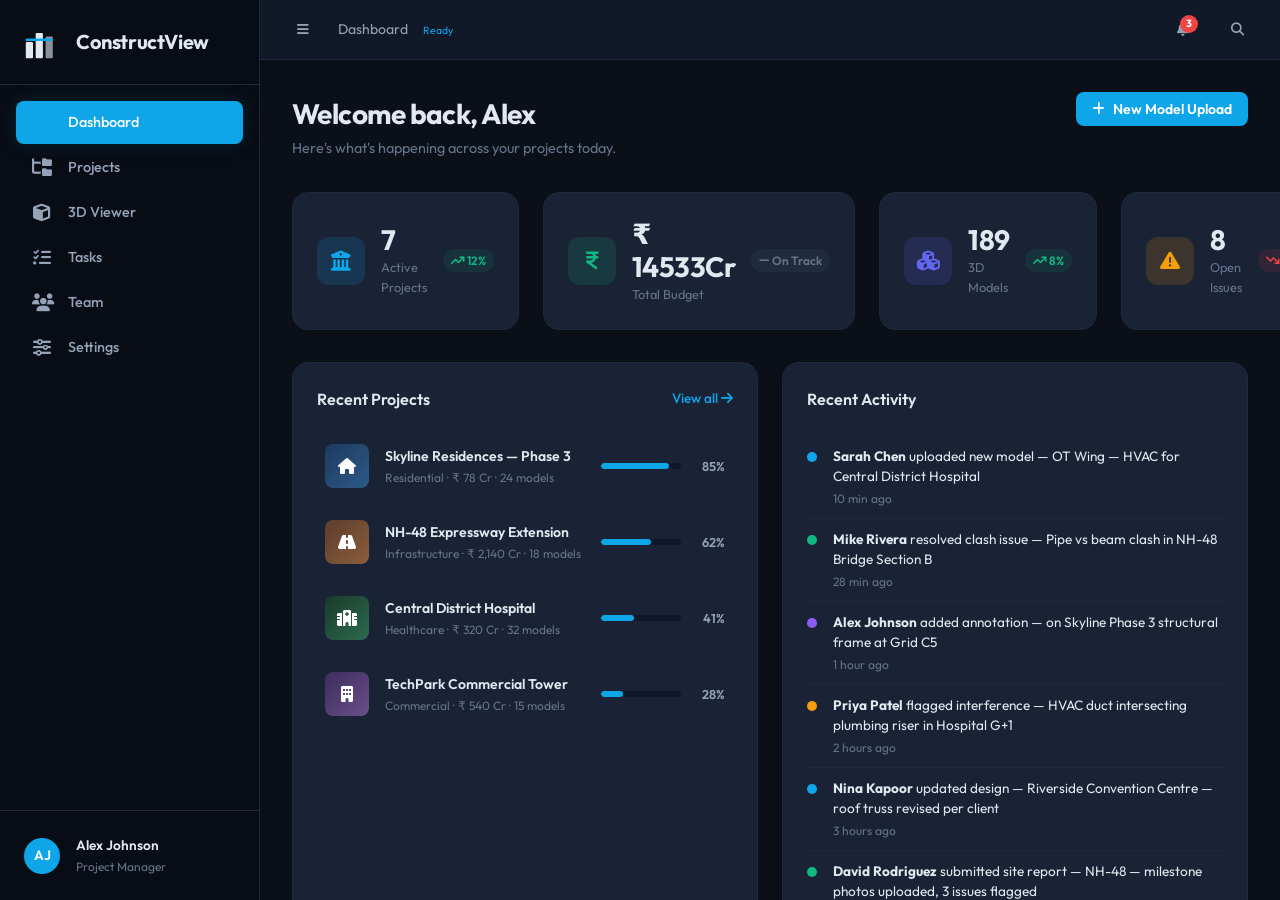
<file: index.html>
<!DOCTYPE html>
<html lang="en" data-theme="default">
<head>
  <meta charset="UTF-8">
  <meta name="viewport" content="width=device-width, initial-scale=1.0">
  <title>ConstructView — Civil 3D Platform</title>
  <link rel="stylesheet" href="css/style.css">
  <link rel="preconnect" href="https://fonts.googleapis.com">
  <link href="https://fonts.googleapis.com/css2?family=Outfit:wght@300;400;500;600;700;800&family=JetBrains+Mono:wght@400;500&display=swap" rel="stylesheet">
  <link rel="stylesheet" href="https://cdnjs.cloudflare.com/ajax/libs/font-awesome/6.5.1/css/all.min.css">
</head>
<body>
  <div class="app-shell">
    <!-- Sidebar -->
    <aside class="sidebar" id="sidebar">
      <div class="sidebar-brand">
        <div class="brand-icon">
          <svg viewBox="0 0 40 40" fill="none">
            <rect x="2" y="20" width="8" height="18" rx="1" fill="currentColor"/>
            <rect x="13" y="10" width="8" height="28" rx="1" fill="currentColor"/>
            <rect x="24" y="14" width="8" height="24" rx="1" fill="currentColor" opacity="0.6"/>
            <rect x="2" y="16" width="30" height="3" rx="1" fill="var(--color-accent)"/>
          </svg>
        </div>
        <span class="brand-name" id="brandName">ConstructView</span>
      </div>

      <nav class="sidebar-nav">
        <a href="index.html" class="nav-item active">
          <i class="fa-solid fa-grid-2"></i>
          <span>Dashboard</span>
        </a>
        <a href="projects.html" class="nav-item">
          <i class="fa-solid fa-folder-tree"></i>
          <span>Projects</span>
        </a>
        <a href="viewer.html" class="nav-item">
          <i class="fa-solid fa-cube"></i>
          <span>3D Viewer</span>
        </a>
        <a href="tasks.html" class="nav-item">
          <i class="fa-solid fa-list-check"></i>
          <span>Tasks</span>
        </a>
        <a href="team.html" class="nav-item">
          <i class="fa-solid fa-users"></i>
          <span>Team</span>
        </a>
        <a href="settings.html" class="nav-item">
          <i class="fa-solid fa-sliders"></i>
          <span>Settings</span>
        </a>
      </nav>

      <div class="sidebar-footer">
        <div class="user-badge">
          <div class="avatar">AJ</div>
          <div class="user-info">
            <span class="user-name">Alex Johnson</span>
            <span class="user-role" id="userRoleDisplay">Project Manager</span>
          </div>
        </div>
      </div>
    </aside>

    <!-- Main content -->
    <main class="main-content">
      <!-- Top bar -->
      <header class="topbar">
        <div class="topbar-left">
          <button class="btn-icon" id="sidebarToggle" aria-label="Toggle sidebar">
            <i class="fa-solid fa-bars"></i>
          </button>
          <div class="breadcrumb">
            <span>Dashboard</span>
            <span id="topBarStatus" style="font-size:0.65rem;color:var(--color-text-muted);margin-left:12px;"></span>
          </div>
        </div>
        <div class="topbar-right">
          <button class="btn-icon has-badge" aria-label="Notifications">
            <i class="fa-solid fa-bell"></i>
            <span class="badge">3</span>
          </button>
          <button class="btn-icon" aria-label="Search">
            <i class="fa-solid fa-magnifying-glass"></i>
          </button>
        </div>
      </header>

      <!-- Page content -->
      <div class="page-content">
        <div class="page-header">
          <div>
            <h1>Welcome back, Alex</h1>
            <p class="text-muted">Here's what's happening across your projects today.</p>
          </div>
          <div class="header-actions">
            <button class="btn btn-accent" onclick="location.href='viewer.html'">
              <i class="fa-solid fa-plus"></i> New Model Upload
            </button>
          </div>
        </div>

        <!-- Stats cards -->
        <div class="stats-grid">
          <div class="stat-card">
            <div class="stat-icon" style="--stat-color: var(--color-accent)">
              <i class="fa-solid fa-building-columns"></i>
            </div>
            <div class="stat-body">
              <span class="stat-value" id="statProjects">0</span>
              <span class="stat-label">Active Projects</span>
            </div>
            <div class="stat-trend up">
              <i class="fa-solid fa-arrow-trend-up"></i> 12%
            </div>
          </div>
          <div class="stat-card">
            <div class="stat-icon" style="--stat-color: #10b981">
              <i class="fa-solid fa-indian-rupee-sign"></i>
            </div>
            <div class="stat-body">
              <span class="stat-value" id="statBudget">₹ 0Cr</span>
              <span class="stat-label">Total Budget</span>
            </div>
            <div class="stat-trend neutral">
              <i class="fa-solid fa-minus"></i> On Track
            </div>
          </div>
          <div class="stat-card">
            <div class="stat-icon" style="--stat-color: #6366f1">
              <i class="fa-solid fa-cubes"></i>
            </div>
            <div class="stat-body">
              <span class="stat-value" id="statModels">0</span>
              <span class="stat-label">3D Models</span>
            </div>
            <div class="stat-trend up">
              <i class="fa-solid fa-arrow-trend-up"></i> 8%
            </div>
          </div>
          <div class="stat-card">
            <div class="stat-icon" style="--stat-color: #f59e0b">
              <i class="fa-solid fa-triangle-exclamation"></i>
            </div>
            <div class="stat-body">
              <span class="stat-value" id="statIssues">0</span>
              <span class="stat-label">Open Issues</span>
            </div>
            <div class="stat-trend down">
              <i class="fa-solid fa-arrow-trend-down"></i> 5%
            </div>
          </div>
        </div>

        <!-- Two-column layout -->
        <div class="content-grid">
          <!-- Recent projects -->
          <div class="card">
            <div class="card-header">
              <h3>Recent Projects</h3>
              <a href="projects.html" class="link">View all <i class="fa-solid fa-arrow-right"></i></a>
            </div>
            <div class="project-list" id="recentProjects">
              <div class="project-row">
                <div class="project-thumb" style="background: linear-gradient(135deg, #1e3a5f, #2d5a87)"><i class="fa-solid fa-house"></i></div>
                <div class="project-info">
                  <span class="project-name">Skyline Residences — Phase 3</span>
                  <span class="project-meta">Residential · 85% complete · 24 models</span>
                </div>
                <div class="project-progress">
                  <div class="progress-bar"><div class="progress-fill" style="width:85%"></div></div>
                  <span>85%</span>
                </div>
              </div>
              <div class="project-row">
                <div class="project-thumb" style="background: linear-gradient(135deg, #5c3d2e, #8b5e3c)"><i class="fa-solid fa-road"></i></div>
                <div class="project-info">
                  <span class="project-name">NH-48 Expressway Extension</span>
                  <span class="project-meta">Infrastructure · 62% complete · 18 models</span>
                </div>
                <div class="project-progress">
                  <div class="progress-bar"><div class="progress-fill" style="width:62%"></div></div>
                  <span>62%</span>
                </div>
              </div>
              <div class="project-row">
                <div class="project-thumb" style="background: linear-gradient(135deg, #1a3a2a, #2d6b4f)"><i class="fa-solid fa-hospital"></i></div>
                <div class="project-info">
                  <span class="project-name">Central District Hospital</span>
                  <span class="project-meta">Healthcare · 41% complete · 32 models</span>
                </div>
                <div class="project-progress">
                  <div class="progress-bar"><div class="progress-fill" style="width:41%"></div></div>
                  <span>41%</span>
                </div>
              </div>
            </div>
          </div>

          <!-- Activity feed -->
          <div class="card">
            <div class="card-header">
              <h3>Recent Activity</h3>
            </div>
            <div class="activity-feed" id="activityFeed">
              <div class="activity-item">
                <div class="activity-dot accent"></div>
                <div class="activity-body">
                  <span class="activity-text"><strong>Sarah Chen</strong> uploaded new hospital MEP model</span>
                  <span class="activity-time">10 min ago</span>
                </div>
              </div>
              <div class="activity-item">
                <div class="activity-dot green"></div>
                <div class="activity-body">
                  <span class="activity-text"><strong>Mike Rivera</strong> resolved clash detection issue on NH-48</span>
                  <span class="activity-time">28 min ago</span>
                </div>
              </div>
              <div class="activity-item">
                <div class="activity-dot purple"></div>
                <div class="activity-body">
                  <span class="activity-text"><strong>Alex Johnson</strong> added annotation on Phase 3 structural</span>
                  <span class="activity-time">1 hour ago</span>
                </div>
              </div>
              <div class="activity-item">
                <div class="activity-dot amber"></div>
                <div class="activity-body">
                  <span class="activity-text"><strong>Priya Patel</strong> flagged interference in plumbing layer</span>
                  <span class="activity-time">3 hours ago</span>
                </div>
              </div>
              <div class="activity-item">
                <div class="activity-dot accent"></div>
                <div class="activity-body">
                  <span class="activity-text"><strong>Auto-sync</strong> completed for 3 project repositories</span>
                  <span class="activity-time">5 hours ago</span>
                </div>
              </div>
            </div>
          </div>
        </div>

        <!-- Project type distribution -->
        <div class="card" style="margin-top: 1.5rem;">
          <div class="card-header">
            <h3>Project Distribution</h3>
          </div>
          <div class="type-distribution" id="typeDistribution">
            <!-- Rendered by JS -->
          </div>
        </div>
      </div>
    </main>
  </div>

  <script src="js/data.js"></script>
  <script src="js/app.js"></script>
</body>
</html>
</file>
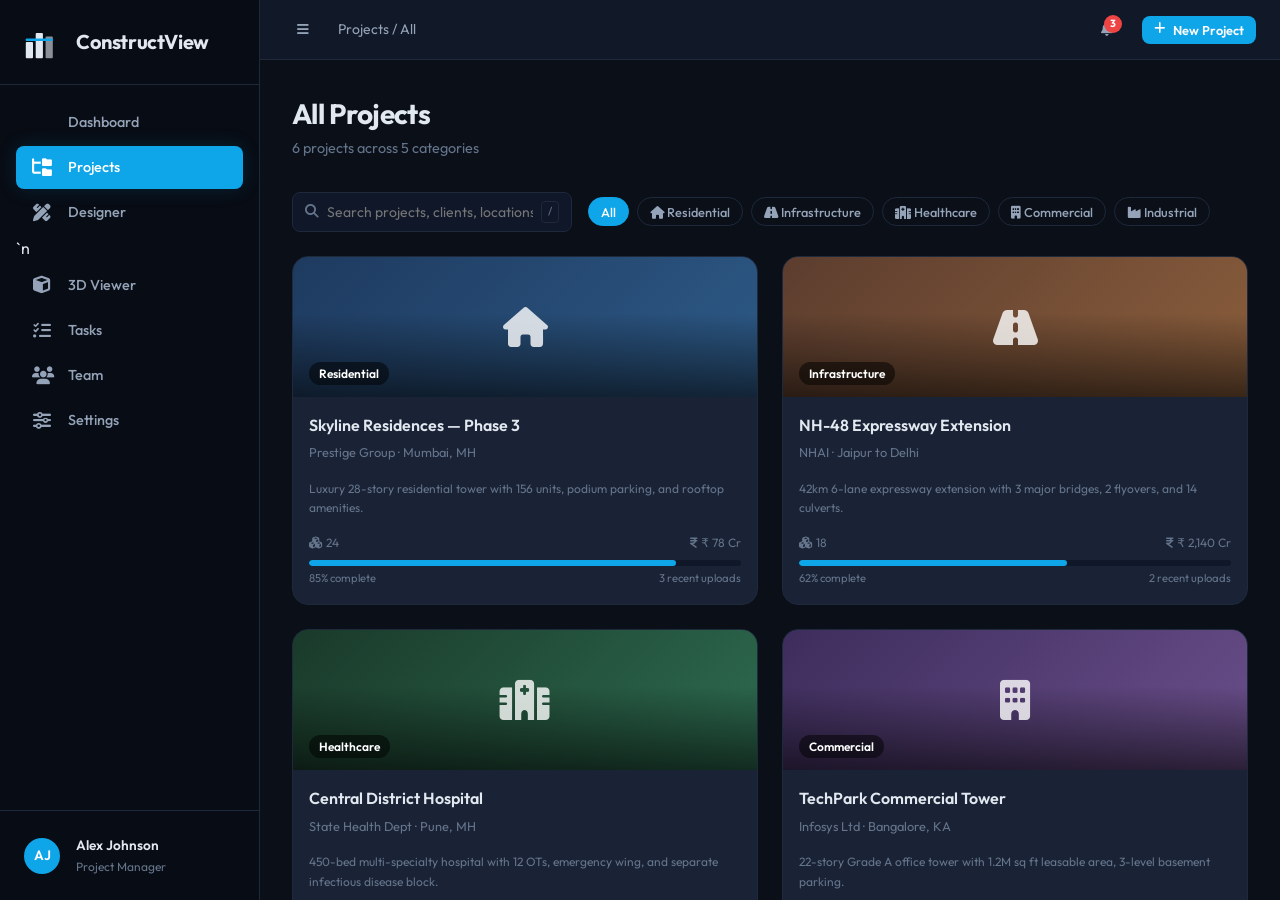
<file: projects.html>
<!DOCTYPE html>
<html lang="en" data-theme="default">
<head>
  <meta charset="UTF-8">
  <meta name="viewport" content="width=device-width, initial-scale=1.0">
  <title>Projects — ConstructView</title>
  <link rel="stylesheet" href="css/style.css">
  <link rel="preconnect" href="https://fonts.googleapis.com">
  <link href="https://fonts.googleapis.com/css2?family=Outfit:wght@300;400;500;600;700;800&family=JetBrains+Mono:wght@400;500&display=swap" rel="stylesheet">
  <link rel="stylesheet" href="https://cdnjs.cloudflare.com/ajax/libs/font-awesome/6.5.1/css/all.min.css">
</head>
<body>
  <div class="app-shell">
    <aside class="sidebar" id="sidebar">
      <div class="sidebar-brand">
        <div class="brand-icon">
          <svg viewBox="0 0 40 40" fill="none">
            <rect x="2" y="20" width="8" height="18" rx="1" fill="currentColor"/>
            <rect x="13" y="10" width="8" height="28" rx="1" fill="currentColor"/>
            <rect x="24" y="14" width="8" height="24" rx="1" fill="currentColor" opacity="0.6"/>
            <rect x="2" y="16" width="30" height="3" rx="1" fill="var(--color-accent)"/>
          </svg>
        </div>
        <span class="brand-name" id="brandName">ConstructView</span>
      </div>
      <nav class="sidebar-nav">
        <a href="index.html" class="nav-item"><i class="fa-solid fa-grid-2"></i><span>Dashboard</span></a>
        <a href="projects.html" class="nav-item active"><i class="fa-solid fa-folder-tree"></i><span>Projects</span></a>
        <a href="designer.html" class="nav-item"><i class="fa-solid fa-pen-ruler"></i><span>Designer</span></a>`n        <a href="viewer.html" class="nav-item"><i class="fa-solid fa-cube"></i><span>3D Viewer</span></a>
        <a href="tasks.html" class="nav-item"><i class="fa-solid fa-list-check"></i><span>Tasks</span></a>
        <a href="team.html" class="nav-item"><i class="fa-solid fa-users"></i><span>Team</span></a>
        <a href="settings.html" class="nav-item"><i class="fa-solid fa-sliders"></i><span>Settings</span></a>
      </nav>
      <div class="sidebar-footer">
        <div class="user-badge">
          <div class="avatar">AJ</div>
          <div class="user-info">
            <span class="user-name">Alex Johnson</span>
            <span class="user-role">Project Manager</span>
          </div>
        </div>
      </div>
    </aside>

    <main class="main-content">
      <header class="topbar">
        <div class="topbar-left">
          <button class="btn-icon" id="sidebarToggle" aria-label="Toggle sidebar"><i class="fa-solid fa-bars"></i></button>
          <div class="breadcrumb"><span>Projects</span> / <span>All</span></div>
        </div>
        <div class="topbar-right">
          <button class="btn-icon has-badge"><i class="fa-solid fa-bell"></i><span class="badge">3</span></button>
          <button class="btn btn-accent btn-sm"><i class="fa-solid fa-plus"></i> New Project</button>
        </div>
      </header>

      <div class="page-content">
        <div class="page-header">
          <div>
            <h1>All Projects</h1>
            <p class="text-muted">6 projects across 5 categories</p>
          </div>
        </div>

        <div class="filter-bar">
          <div class="search-input" id="projectSearch">
            <i class="fa-solid fa-magnifying-glass"></i>
            <input type="text" placeholder="Search projects, clients, locations...">
            <span style="font-size:0.7rem;color:var(--color-text-muted);border:1px solid var(--color-border);padding:1px 6px;border-radius:4px;">/</span>
          </div>
          <div class="filter-chips">
            <button class="chip active" data-filter="all">All</button>
            <button class="chip" data-filter="residential"><i class="fa-solid fa-house"></i> Residential</button>
            <button class="chip" data-filter="infrastructure"><i class="fa-solid fa-road"></i> Infrastructure</button>
            <button class="chip" data-filter="healthcare"><i class="fa-solid fa-hospital"></i> Healthcare</button>
            <button class="chip" data-filter="commercial"><i class="fa-solid fa-building"></i> Commercial</button>
            <button class="chip" data-filter="industrial"><i class="fa-solid fa-industry"></i> Industrial</button>
          </div>
        </div>

        <div class="project-grid" id="projectsGrid">
          <!-- Rendered by JS -->
        </div>
      </div>
    </main>
  </div>

  <script src="js/data.js"></script>
  <script src="js/app.js"></script>
</body>
</html>
</file>
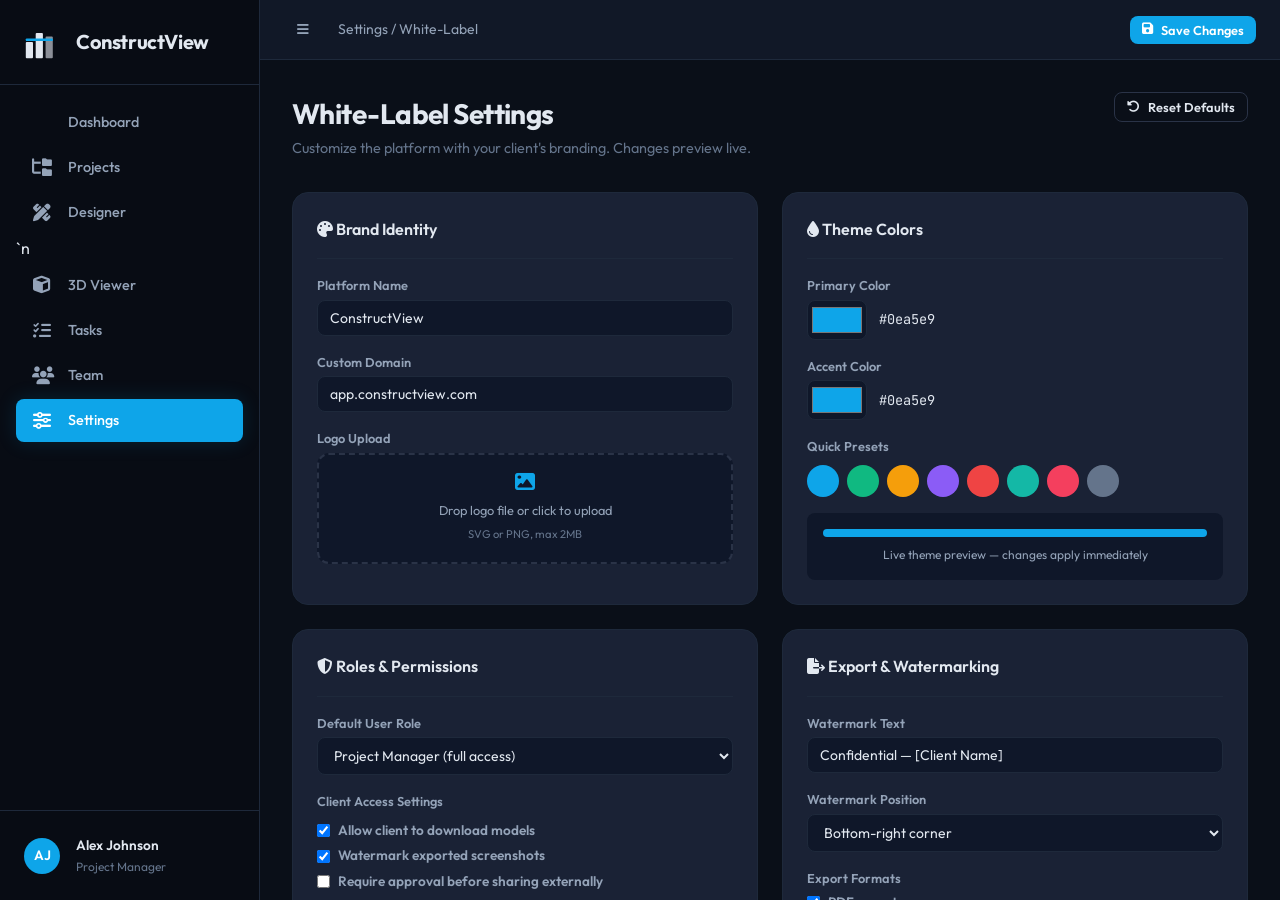
<file: settings.html>
<!DOCTYPE html>
<html lang="en" data-theme="default">
<head>
  <meta charset="UTF-8">
  <meta name="viewport" content="width=device-width, initial-scale=1.0">
  <title>Settings — ConstructView</title>
  <link rel="stylesheet" href="css/style.css">
  <link rel="preconnect" href="https://fonts.googleapis.com">
  <link href="https://fonts.googleapis.com/css2?family=Outfit:wght@300;400;500;600;700;800&family=JetBrains+Mono:wght@400;500&display=swap" rel="stylesheet">
  <link rel="stylesheet" href="https://cdnjs.cloudflare.com/ajax/libs/font-awesome/6.5.1/css/all.min.css">
</head>
<body>
  <div class="app-shell">
    <aside class="sidebar" id="sidebar">
      <div class="sidebar-brand">
        <div class="brand-icon">
          <svg viewBox="0 0 40 40" fill="none">
            <rect x="2" y="20" width="8" height="18" rx="1" fill="currentColor"/>
            <rect x="13" y="10" width="8" height="28" rx="1" fill="currentColor"/>
            <rect x="24" y="14" width="8" height="24" rx="1" fill="currentColor" opacity="0.6"/>
            <rect x="2" y="16" width="30" height="3" rx="1" fill="var(--color-accent)"/>
          </svg>
        </div>
        <span class="brand-name" id="brandName">ConstructView</span>
      </div>
      <nav class="sidebar-nav">
        <a href="index.html" class="nav-item"><i class="fa-solid fa-grid-2"></i><span>Dashboard</span></a>
        <a href="projects.html" class="nav-item"><i class="fa-solid fa-folder-tree"></i><span>Projects</span></a>
        <a href="designer.html" class="nav-item"><i class="fa-solid fa-pen-ruler"></i><span>Designer</span></a>`n        <a href="viewer.html" class="nav-item"><i class="fa-solid fa-cube"></i><span>3D Viewer</span></a>
        <a href="tasks.html" class="nav-item"><i class="fa-solid fa-list-check"></i><span>Tasks</span></a>
        <a href="team.html" class="nav-item"><i class="fa-solid fa-users"></i><span>Team</span></a>
        <a href="settings.html" class="nav-item active"><i class="fa-solid fa-sliders"></i><span>Settings</span></a>
      </nav>
      <div class="sidebar-footer">
        <div class="user-badge">
          <div class="avatar">AJ</div>
          <div class="user-info">
            <span class="user-name">Alex Johnson</span>
            <span class="user-role">Project Manager</span>
          </div>
        </div>
      </div>
    </aside>

    <main class="main-content">
      <header class="topbar">
        <div class="topbar-left">
          <button class="btn-icon" id="sidebarToggle" aria-label="Toggle sidebar"><i class="fa-solid fa-bars"></i></button>
          <div class="breadcrumb"><span>Settings</span> / <span>White-Label</span></div>
        </div>
        <div class="topbar-right">
          <button class="btn btn-accent btn-sm" id="saveSettings"><i class="fa-solid fa-floppy-disk"></i> Save Changes</button>
        </div>
      </header>

      <div class="page-content">
        <div class="page-header">
          <div>
            <h1>White-Label Settings</h1>
            <p class="text-muted">Customize the platform with your client's branding. Changes preview live.</p>
          </div>
          <button class="btn btn-outline btn-sm" id="resetSettings"><i class="fa-solid fa-rotate-left"></i> Reset Defaults</button>
        </div>

        <div class="settings-grid">
          <!-- Brand Identity -->
          <div class="settings-section">
            <h3><i class="fa-solid fa-palette"></i> Brand Identity</h3>

            <div class="form-group">
              <label>Platform Name</label>
              <input type="text" id="brandNameInput" placeholder="ConstructView" value="ConstructView">
            </div>

            <div class="form-group">
              <label>Custom Domain</label>
              <input type="text" id="domainInput" placeholder="app.yourcompany.com">
            </div>

            <div class="form-group">
              <label>Logo Upload</label>
              <div class="file-upload-zone" style="padding:1rem;">
                <i class="fa-solid fa-image" style="font-size:1.25rem;"></i>
                <p style="font-size:0.8rem;">Drop logo file or click to upload</p>
                <span style="font-size:0.7rem;">SVG or PNG, max 2MB</span>
              </div>
            </div>
          </div>

          <!-- Theme Colors -->
          <div class="settings-section">
            <h3><i class="fa-solid fa-droplet"></i> Theme Colors</h3>

            <div class="form-group">
              <label>Primary Color</label>
              <div style="display:flex;align-items:center;gap:0.75rem;">
                <input type="color" id="primaryColorInput" value="#0ea5e9">
                <span style="font-size:0.85rem;font-family:var(--font-mono);" id="primaryColorHex">#0ea5e9</span>
              </div>
            </div>

            <div class="form-group">
              <label>Accent Color</label>
              <div style="display:flex;align-items:center;gap:0.75rem;">
                <input type="color" id="accentColorInput" value="#0ea5e9">
                <span style="font-size:0.85rem;font-family:var(--font-mono);" id="accentColorHex">#0ea5e9</span>
              </div>
            </div>

            <div class="form-group">
              <label>Quick Presets</label>
              <div class="color-presets" id="colorPresets">
                <!-- Rendered by JS -->
              </div>
            </div>

            <div class="theme-preview">
              <div class="preview-bar" style="background:var(--color-accent)"></div>
              <div class="preview-text">Live theme preview — changes apply immediately</div>
            </div>
          </div>

          <!-- Roles & Permissions -->
          <div class="settings-section">
            <h3><i class="fa-solid fa-shield-halved"></i> Roles &amp; Permissions</h3>

            <div class="form-group">
              <label>Default User Role</label>
              <select>
                <option>Project Manager (full access)</option>
                <option>Designer (view + edit + annotate)</option>
                <option>Site Worker (view + report issues)</option>
                <option>Client (view-only, watermarked)</option>
                <option>Read-Only (view, no download)</option>
              </select>
            </div>

            <div class="form-group">
              <label>Client Access Settings</label>
              <label style="display:flex;align-items:center;gap:0.5rem;margin-top:0.5rem;font-size:0.85rem;cursor:pointer;">
                <input type="checkbox" checked> Allow client to download models
              </label>
              <label style="display:flex;align-items:center;gap:0.5rem;margin-top:0.25rem;font-size:0.85rem;cursor:pointer;">
                <input type="checkbox" checked> Watermark exported screenshots
              </label>
              <label style="display:flex;align-items:center;gap:0.5rem;margin-top:0.25rem;font-size:0.85rem;cursor:pointer;">
                <input type="checkbox"> Require approval before sharing externally
              </label>
            </div>

            <div class="form-group">
              <label>Custom Role Name</label>
              <div style="display:flex;align-items:center;gap:0.5rem;margin-bottom:0.5rem;">
                <select style="flex:1;">
                  <option>Project Manager</option>
                  <option>Designer</option>
                  <option>Site Worker</option>
                  <option>Client</option>
                </select>
                <button class="btn btn-outline btn-sm" style="flex-shrink:0;">Rename</button>
              </div>
            </div>
          </div>

          <!-- Export & Watermarking -->
          <div class="settings-section">
            <h3><i class="fa-solid fa-file-export"></i> Export &amp; Watermarking</h3>

            <div class="form-group">
              <label>Watermark Text</label>
              <input type="text" value="Confidential — [Client Name]" placeholder="Watermark text">
            </div>

            <div class="form-group">
              <label>Watermark Position</label>
              <select>
                <option>Bottom-right corner</option>
                <option>Center (diagonal, tiled)</option>
                <option>Top-left corner</option>
              </select>
            </div>

            <div class="form-group">
              <label>Export Formats</label>
              <label style="display:flex;align-items:center;gap:0.5rem;font-size:0.85rem;cursor:pointer;">
                <input type="checkbox" checked> PDF report
              </label>
              <label style="display:flex;align-items:center;gap:0.5rem;font-size:0.85rem;cursor:pointer;">
                <input type="checkbox" checked> Screenshot (PNG)
              </label>
              <label style="display:flex;align-items:center;gap:0.5rem;font-size:0.85rem;cursor:pointer;">
                <input type="checkbox"> 3D model (GLB download)
              </label>
              <label style="display:flex;align-items:center;gap:0.5rem;font-size:0.85rem;cursor:pointer;">
                <input type="checkbox"> BIM data export (CSV)
              </label>
            </div>
          </div>

          <!-- Custom Fields -->
          <div class="settings-section">
            <h3><i class="fa-solid fa-table-list"></i> Custom Project Fields</h3>
            <p style="font-size:0.8rem;color:var(--color-text-muted);margin-bottom:1rem;">
              Add fields that appear on all project forms for your client.
            </p>

            <div style="display:flex;flex-direction:column;gap:0.5rem;">
              <div style="display:flex;align-items:center;gap:0.5rem;padding:0.5rem;background:var(--color-bg-input);border-radius:var(--radius-md);">
                <span style="flex:1;font-size:0.85rem;">Contract Number</span>
                <span style="font-size:0.75rem;color:var(--color-text-muted);">Text field</span>
                <button class="btn btn-ghost btn-sm"><i class="fa-solid fa-xmark"></i></button>
              </div>
              <div style="display:flex;align-items:center;gap:0.5rem;padding:0.5rem;background:var(--color-bg-input);border-radius:var(--radius-md);">
                <span style="flex:1;font-size:0.85rem;">Budget Code</span>
                <span style="font-size:0.75rem;color:var(--color-text-muted);">Text field</span>
                <button class="btn btn-ghost btn-sm"><i class="fa-solid fa-xmark"></i></button>
              </div>
              <div style="display:flex;align-items:center;gap:0.5rem;padding:0.5rem;background:var(--color-bg-input);border-radius:var(--radius-md);">
                <span style="flex:1;font-size:0.85rem;">Inspection Date</span>
                <span style="font-size:0.75rem;color:var(--color-text-muted);">Date picker</span>
                <button class="btn btn-ghost btn-sm"><i class="fa-solid fa-xmark"></i></button>
              </div>
              <button class="btn btn-outline btn-sm" style="justify-content:center;margin-top:0.5rem;">
                <i class="fa-solid fa-plus"></i> Add Custom Field
              </button>
            </div>
          </div>

          <!-- Danger Zone -->
          <div class="settings-section" style="border-color:var(--color-error);">
            <h3 style="color:var(--color-error);"><i class="fa-solid fa-triangle-exclamation"></i> Danger Zone</h3>
            <p style="font-size:0.8rem;color:var(--color-text-muted);margin-bottom:1rem;">
              These actions affect all users on this tenant. Proceed with caution.
            </p>
            <div style="display:flex;flex-direction:column;gap:0.75rem;">
              <button class="btn btn-outline" style="border-color:var(--color-warning);color:var(--color-warning);">
                <i class="fa-solid fa-rotate"></i> Reset All Branding
              </button>
              <button class="btn btn-danger btn-sm" style="align-self:flex-start;">
                <i class="fa-solid fa-trash"></i> Delete Tenant Data
              </button>
            </div>
          </div>
        </div>
      </div>
    </main>
  </div>

  <script src="js/data.js"></script>
  <script>
    // Live primary color hex display
    const primaryInput = document.getElementById('primaryColorInput');
    const primaryHex = document.getElementById('primaryColorHex');
    const accentInput = document.getElementById('accentColorInput');
    const accentHex = document.getElementById('accentColorHex');

    if (primaryInput && primaryHex) {
      primaryInput.addEventListener('input', () => {
        primaryHex.textContent = primaryInput.value;
      });
    }
    if (accentInput && accentHex) {
      accentInput.addEventListener('input', () => {
        accentHex.textContent = accentInput.value;
      });
    }
  </script>
  <script src="js/app.js"></script>
</body>
</html>
</file>
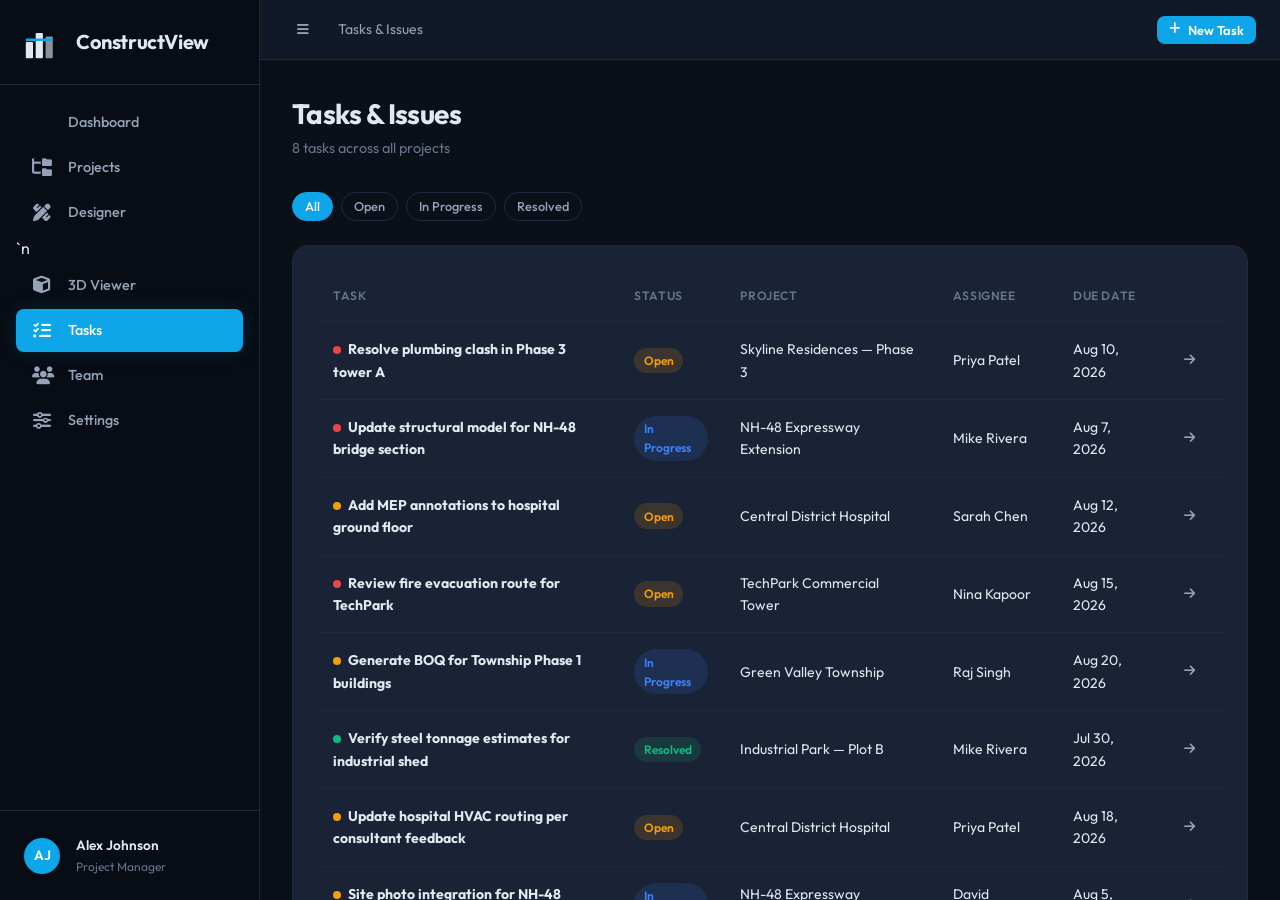
<file: tasks.html>
<!DOCTYPE html>
<html lang="en" data-theme="default">
<head>
  <meta charset="UTF-8">
  <meta name="viewport" content="width=device-width, initial-scale=1.0">
  <title>Tasks — ConstructView</title>
  <link rel="stylesheet" href="css/style.css">
  <link rel="preconnect" href="https://fonts.googleapis.com">
  <link href="https://fonts.googleapis.com/css2?family=Outfit:wght@300;400;500;600;700;800&family=JetBrains+Mono:wght@400;500&display=swap" rel="stylesheet">
  <link rel="stylesheet" href="https://cdnjs.cloudflare.com/ajax/libs/font-awesome/6.5.1/css/all.min.css">
</head>
<body>
  <div class="app-shell">
    <aside class="sidebar" id="sidebar">
      <div class="sidebar-brand">
        <div class="brand-icon">
          <svg viewBox="0 0 40 40" fill="none">
            <rect x="2" y="20" width="8" height="18" rx="1" fill="currentColor"/>
            <rect x="13" y="10" width="8" height="28" rx="1" fill="currentColor"/>
            <rect x="24" y="14" width="8" height="24" rx="1" fill="currentColor" opacity="0.6"/>
            <rect x="2" y="16" width="30" height="3" rx="1" fill="var(--color-accent)"/>
          </svg>
        </div>
        <span class="brand-name" id="brandName">ConstructView</span>
      </div>
      <nav class="sidebar-nav">
        <a href="index.html" class="nav-item"><i class="fa-solid fa-grid-2"></i><span>Dashboard</span></a>
        <a href="projects.html" class="nav-item"><i class="fa-solid fa-folder-tree"></i><span>Projects</span></a>
        <a href="designer.html" class="nav-item"><i class="fa-solid fa-pen-ruler"></i><span>Designer</span></a>`n        <a href="viewer.html" class="nav-item"><i class="fa-solid fa-cube"></i><span>3D Viewer</span></a>
        <a href="tasks.html" class="nav-item active"><i class="fa-solid fa-list-check"></i><span>Tasks</span></a>
        <a href="team.html" class="nav-item"><i class="fa-solid fa-users"></i><span>Team</span></a>
        <a href="settings.html" class="nav-item"><i class="fa-solid fa-sliders"></i><span>Settings</span></a>
      </nav>
      <div class="sidebar-footer">
        <div class="user-badge">
          <div class="avatar">AJ</div>
          <div class="user-info">
            <span class="user-name">Alex Johnson</span>
            <span class="user-role">Project Manager</span>
          </div>
        </div>
      </div>
    </aside>

    <main class="main-content">
      <header class="topbar">
        <div class="topbar-left">
          <button class="btn-icon" id="sidebarToggle" aria-label="Toggle sidebar"><i class="fa-solid fa-bars"></i></button>
          <div class="breadcrumb"><span>Tasks &amp; Issues</span></div>
        </div>
        <div class="topbar-right">
          <button class="btn btn-accent btn-sm"><i class="fa-solid fa-plus"></i> New Task</button>
        </div>
      </header>

      <div class="page-content">
        <div class="page-header">
          <div>
            <h1>Tasks &amp; Issues</h1>
            <p class="text-muted">8 tasks across all projects</p>
          </div>
        </div>

        <div class="filter-bar">
          <div class="filter-chips">
            <button class="chip active" data-filter="all">All</button>
            <button class="chip" data-filter="open">Open</button>
            <button class="chip" data-filter="in-progress">In Progress</button>
            <button class="chip" data-filter="resolved">Resolved</button>
          </div>
        </div>

        <div class="card">
          <div style="overflow-x:auto;">
            <table class="data-table">
              <thead>
                <tr>
                  <th>Task</th>
                  <th>Status</th>
                  <th>Project</th>
                  <th>Assignee</th>
                  <th>Due Date</th>
                  <th></th>
                </tr>
              </thead>
              <tbody id="tasksTableBody">
                <!-- Rendered by JS -->
              </tbody>
            </table>
          </div>
        </div>
      </div>
    </main>
  </div>

  <script src="js/data.js"></script>
  <script src="js/app.js"></script>
</body>
</html>
</file>
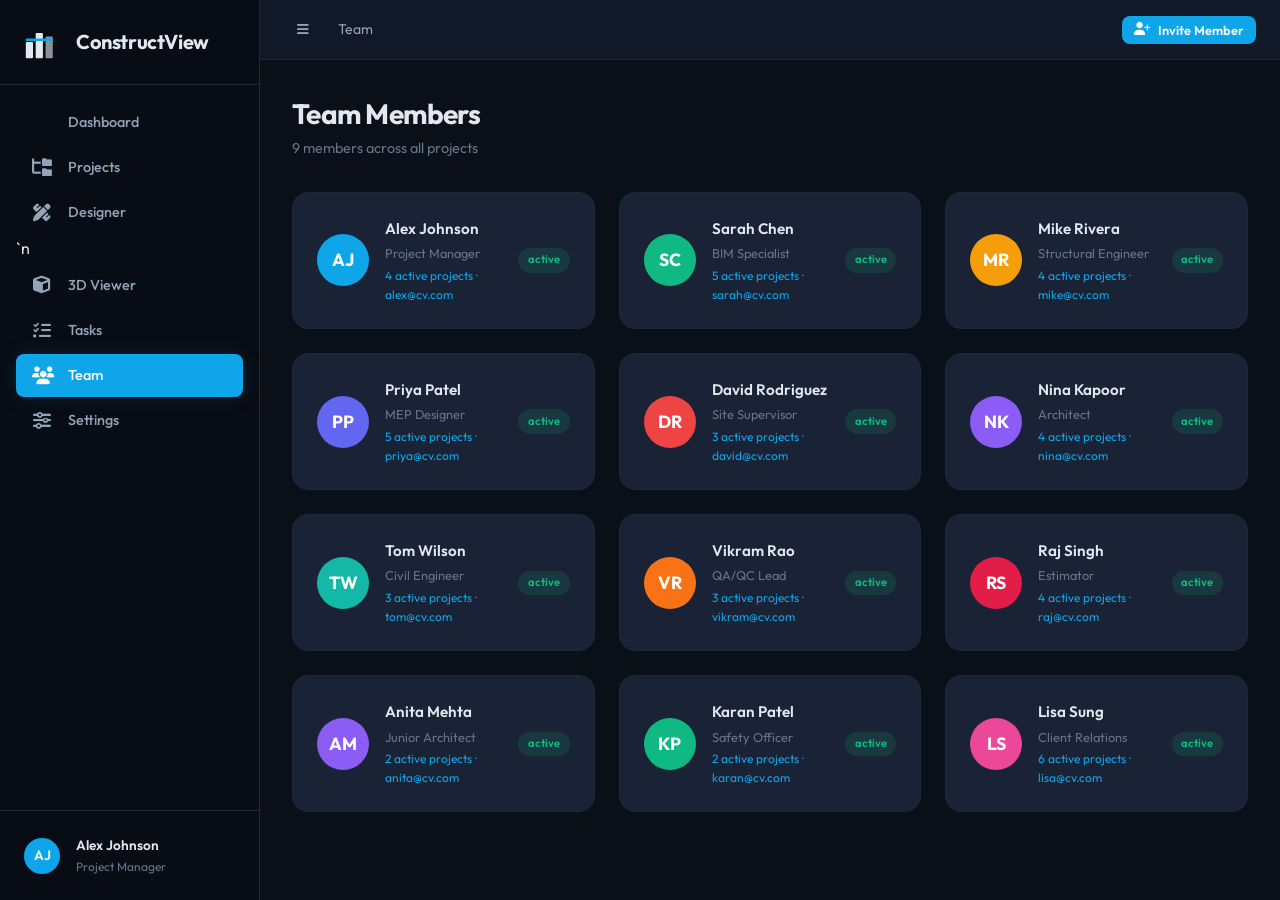
<file: team.html>
<!DOCTYPE html>
<html lang="en" data-theme="default">
<head>
  <meta charset="UTF-8">
  <meta name="viewport" content="width=device-width, initial-scale=1.0">
  <title>Team — ConstructView</title>
  <link rel="stylesheet" href="css/style.css">
  <link rel="preconnect" href="https://fonts.googleapis.com">
  <link href="https://fonts.googleapis.com/css2?family=Outfit:wght@300;400;500;600;700;800&family=JetBrains+Mono:wght@400;500&display=swap" rel="stylesheet">
  <link rel="stylesheet" href="https://cdnjs.cloudflare.com/ajax/libs/font-awesome/6.5.1/css/all.min.css">
</head>
<body>
  <div class="app-shell">
    <aside class="sidebar" id="sidebar">
      <div class="sidebar-brand">
        <div class="brand-icon">
          <svg viewBox="0 0 40 40" fill="none">
            <rect x="2" y="20" width="8" height="18" rx="1" fill="currentColor"/>
            <rect x="13" y="10" width="8" height="28" rx="1" fill="currentColor"/>
            <rect x="24" y="14" width="8" height="24" rx="1" fill="currentColor" opacity="0.6"/>
            <rect x="2" y="16" width="30" height="3" rx="1" fill="var(--color-accent)"/>
          </svg>
        </div>
        <span class="brand-name" id="brandName">ConstructView</span>
      </div>
      <nav class="sidebar-nav">
        <a href="index.html" class="nav-item"><i class="fa-solid fa-grid-2"></i><span>Dashboard</span></a>
        <a href="projects.html" class="nav-item"><i class="fa-solid fa-folder-tree"></i><span>Projects</span></a>
        <a href="designer.html" class="nav-item"><i class="fa-solid fa-pen-ruler"></i><span>Designer</span></a>`n        <a href="viewer.html" class="nav-item"><i class="fa-solid fa-cube"></i><span>3D Viewer</span></a>
        <a href="tasks.html" class="nav-item"><i class="fa-solid fa-list-check"></i><span>Tasks</span></a>
        <a href="team.html" class="nav-item active"><i class="fa-solid fa-users"></i><span>Team</span></a>
        <a href="settings.html" class="nav-item"><i class="fa-solid fa-sliders"></i><span>Settings</span></a>
      </nav>
      <div class="sidebar-footer">
        <div class="user-badge">
          <div class="avatar">AJ</div>
          <div class="user-info">
            <span class="user-name">Alex Johnson</span>
            <span class="user-role">Project Manager</span>
          </div>
        </div>
      </div>
    </aside>

    <main class="main-content">
      <header class="topbar">
        <div class="topbar-left">
          <button class="btn-icon" id="sidebarToggle" aria-label="Toggle sidebar"><i class="fa-solid fa-bars"></i></button>
          <div class="breadcrumb"><span>Team</span></div>
        </div>
        <div class="topbar-right">
          <button class="btn btn-accent btn-sm"><i class="fa-solid fa-user-plus"></i> Invite Member</button>
        </div>
      </header>

      <div class="page-content">
        <div class="page-header">
          <div>
            <h1>Team Members</h1>
            <p class="text-muted">9 members across all projects</p>
          </div>
        </div>

        <div class="team-grid" id="teamGrid">
          <!-- Rendered by JS -->
        </div>
      </div>
    </main>
  </div>

  <script src="js/data.js"></script>
  <script src="js/app.js"></script>
</body>
</html>
</file>
<file: css/style.css>
/* ==============================================
   ConstructView — CSS Design System
   White-label ready. All colors are CSS variables.
   ============================================== */

:root {
  /* Brand / Primary */
  --color-accent: #0ea5e9;
  --color-accent-hover: #0284c7;
  --color-accent-light: #e0f2fe;
  --color-accent-dark: #0369a1;

  /* Surfaces */
  --color-bg: #0a0f18;
  --color-bg-elevated: #111827;
  --color-bg-card: #1a2235;
  --color-bg-input: #0f1729;
  --color-bg-hover: #1e293b;
  --color-bg-sidebar: #080c14;

  /* Borders */
  --color-border: #1e293b;
  --color-border-light: #2a3347;

  /* Text */
  --color-text: #e2e8f0;
  --color-text-secondary: #94a3b8;
  --color-text-muted: #64748b;
  --color-text-inverse: #0f172a;

  /* Status */
  --color-success: #10b981;
  --color-warning: #f59e0b;
  --color-error: #ef4444;
  --color-info: #3b82f6;

  /* Typography */
  --font-display: 'Outfit', system-ui, sans-serif;
  --font-mono: 'JetBrains Mono', 'Cascadia Code', monospace;

  /* Spacing */
  --space-xs: 0.25rem;
  --space-sm: 0.5rem;
  --space-md: 1rem;
  --space-lg: 1.5rem;
  --space-xl: 2rem;
  --space-2xl: 3rem;

  /* Radii */
  --radius-sm: 0.375rem;
  --radius-md: 0.5rem;
  --radius-lg: 0.75rem;
  --radius-xl: 1rem;
  --radius-2xl: 1.5rem;
  --radius-full: 9999px;

  /* Shadows */
  --shadow-sm: 0 1px 2px rgba(0,0,0,0.3);
  --shadow-md: 0 4px 6px -1px rgba(0,0,0,0.2), 0 2px 4px -2px rgba(0,0,0,0.2);
  --shadow-lg: 0 10px 15px -3px rgba(0,0,0,0.3), 0 4px 6px -4px rgba(0,0,0,0.2);
  --shadow-xl: 0 20px 25px -5px rgba(0,0,0,0.4), 0 8px 10px -6px rgba(0,0,0,0.2);
  --shadow-glow: 0 0 20px rgba(14, 165, 233, 0.15);

  /* Layout */
  --sidebar-width: 260px;
  --topbar-height: 60px;

  /* Transitions */
  --transition-fast: 150ms cubic-bezier(0.4, 0, 0.2, 1);
  --transition-normal: 250ms cubic-bezier(0.4, 0, 0.2, 1);
  --transition-slow: 400ms cubic-bezier(0.4, 0, 0.2, 1);
}

/* ================ RESET ================ */
*, *::before, *::after {
  margin: 0;
  padding: 0;
  box-sizing: border-box;
}

html { font-size: 16px; -webkit-font-smoothing: antialiased; }

body {
  font-family: var(--font-display);
  background: var(--color-bg);
  color: var(--color-text);
  line-height: 1.6;
  overflow: hidden;
  height: 100vh;
}

a { color: var(--color-accent); text-decoration: none; }
a:hover { text-decoration: underline; }
button { font-family: inherit; cursor: pointer; border: none; background: none; }
input, select, textarea { font-family: inherit; }

/* ================ APP SHELL ================ */
.app-shell {
  display: flex;
  height: 100vh;
  overflow: hidden;
}

/* ================ SIDEBAR ================ */
.sidebar {
  width: var(--sidebar-width);
  min-width: var(--sidebar-width);
  background: var(--color-bg-sidebar);
  border-right: 1px solid var(--color-border);
  display: flex;
  flex-direction: column;
  z-index: 100;
  transition: transform var(--transition-normal), width var(--transition-normal);
}

.sidebar.collapsed {
  transform: translateX(calc(var(--sidebar-width) * -1));
  width: 0;
  min-width: 0;
}

.sidebar-brand {
  display: flex;
  align-items: center;
  gap: var(--space-md);
  padding: var(--space-lg);
  border-bottom: 1px solid var(--color-border);
}

.brand-icon {
  width: 36px;
  height: 36px;
  color: var(--color-text);
  flex-shrink: 0;
}

.brand-name {
  font-size: 1.25rem;
  font-weight: 700;
  letter-spacing: -0.02em;
  white-space: nowrap;
}

/* Navigation */
.sidebar-nav {
  flex: 1;
  padding: var(--space-md);
  display: flex;
  flex-direction: column;
  gap: 2px;
  overflow-y: auto;
}

.nav-item {
  display: flex;
  align-items: center;
  gap: var(--space-md);
  padding: 0.625rem var(--space-md);
  border-radius: var(--radius-md);
  color: var(--color-text-secondary);
  font-size: 0.9rem;
  font-weight: 500;
  transition: all var(--transition-fast);
  white-space: nowrap;
}

.nav-item:hover {
  background: var(--color-bg-hover);
  color: var(--color-text);
  text-decoration: none;
}

.nav-item.active {
  background: var(--color-accent);
  color: #fff;
  box-shadow: var(--shadow-glow);
}

.nav-item i { font-size: 1.1rem; width: 20px; text-align: center; }

/* Sidebar footer */
.sidebar-footer {
  padding: var(--space-md);
  border-top: 1px solid var(--color-border);
}

.user-badge {
  display: flex;
  align-items: center;
  gap: var(--space-md);
  padding: var(--space-sm);
  border-radius: var(--radius-md);
  cursor: pointer;
  transition: background var(--transition-fast);
}

.user-badge:hover { background: var(--color-bg-hover); }

.avatar {
  width: 36px;
  height: 36px;
  border-radius: var(--radius-full);
  background: var(--color-accent);
  color: #fff;
  display: flex;
  align-items: center;
  justify-content: center;
  font-weight: 600;
  font-size: 0.85rem;
  flex-shrink: 0;
}

.user-info {
  display: flex;
  flex-direction: column;
  overflow: hidden;
}

.user-name {
  font-size: 0.85rem;
  font-weight: 600;
  white-space: nowrap;
  overflow: hidden;
  text-overflow: ellipsis;
}

.user-role {
  font-size: 0.75rem;
  color: var(--color-text-muted);
}

/* ================ MAIN CONTENT ================ */
.main-content {
  flex: 1;
  display: flex;
  flex-direction: column;
  overflow: hidden;
}

/* ================ TOPBAR ================ */
.topbar {
  height: var(--topbar-height);
  display: flex;
  align-items: center;
  justify-content: space-between;
  padding: 0 var(--space-lg);
  border-bottom: 1px solid var(--color-border);
  background: var(--color-bg-elevated);
  flex-shrink: 0;
  gap: var(--space-md);
}

.topbar-left, .topbar-right {
  display: flex;
  align-items: center;
  gap: var(--space-md);
}

.breadcrumb {
  font-size: 0.875rem;
  color: var(--color-text-secondary);
}

/* Buttons */
.btn-icon {
  width: 38px;
  height: 38px;
  border-radius: var(--radius-md);
  display: flex;
  align-items: center;
  justify-content: center;
  color: var(--color-text-secondary);
  transition: all var(--transition-fast);
  position: relative;
}

.btn-icon:hover {
  background: var(--color-bg-hover);
  color: var(--color-text);
}

.btn-icon.has-badge .badge {
  position: absolute;
  top: 4px;
  right: 4px;
  width: 18px;
  height: 18px;
  border-radius: var(--radius-full);
  background: var(--color-error);
  color: #fff;
  font-size: 0.65rem;
  font-weight: 700;
  display: flex;
  align-items: center;
  justify-content: center;
}

.btn {
  display: inline-flex;
  align-items: center;
  gap: var(--space-sm);
  padding: 0.5rem 1rem;
  border-radius: var(--radius-md);
  font-weight: 600;
  font-size: 0.875rem;
  transition: all var(--transition-fast);
  white-space: nowrap;
}

.btn-accent {
  background: var(--color-accent);
  color: #fff;
}

.btn-accent:hover { background: var(--color-accent-hover); }

.btn-outline {
  border: 1px solid var(--color-border-light);
  color: var(--color-text);
}

.btn-outline:hover { background: var(--color-bg-hover); }

.btn-ghost {
  color: var(--color-text-secondary);
}

.btn-ghost:hover { background: var(--color-bg-hover); color: var(--color-text); }

.btn-danger {
  background: var(--color-error);
  color: #fff;
}

.btn-danger:hover { background: #dc2626; }

.btn-sm { padding: 0.375rem 0.75rem; font-size: 0.8rem; }
.btn-lg { padding: 0.75rem 1.5rem; font-size: 1rem; }

/* ================ PAGE CONTENT ================ */
.page-content {
  flex: 1;
  overflow-y: auto;
  padding: var(--space-xl);
  scroll-behavior: smooth;
}

.page-header {
  display: flex;
  justify-content: space-between;
  align-items: flex-start;
  margin-bottom: var(--space-xl);
  flex-wrap: wrap;
  gap: var(--space-md);
}

.page-header h1 {
  font-size: 1.75rem;
  font-weight: 700;
  letter-spacing: -0.02em;
}

.text-muted { color: var(--color-text-muted); font-size: 0.9rem; }

/* ================ STATS ================ */
.stats-grid {
  display: grid;
  grid-template-columns: repeat(4, 1fr);
  gap: var(--space-lg);
  margin-bottom: var(--space-xl);
}

.stat-card {
  background: var(--color-bg-card);
  border: 1px solid var(--color-border);
  border-radius: var(--radius-xl);
  padding: var(--space-lg);
  display: flex;
  align-items: center;
  gap: var(--space-md);
  transition: all var(--transition-normal);
}

.stat-card:hover {
  border-color: var(--color-border-light);
  box-shadow: var(--shadow-md);
}

.stat-icon {
  width: 48px;
  height: 48px;
  border-radius: var(--radius-lg);
  background: color-mix(in srgb, var(--stat-color, var(--color-accent)) 15%, transparent);
  display: flex;
  align-items: center;
  justify-content: center;
  font-size: 1.25rem;
  color: var(--stat-color, var(--color-accent));
  flex-shrink: 0;
}

.stat-body {
  flex: 1;
  display: flex;
  flex-direction: column;
}

.stat-value {
  font-size: 1.75rem;
  font-weight: 700;
  line-height: 1.2;
  letter-spacing: -0.02em;
}

.stat-label {
  font-size: 0.8rem;
  color: var(--color-text-muted);
}

.stat-trend {
  font-size: 0.75rem;
  font-weight: 600;
  padding: 0.125rem 0.5rem;
  border-radius: var(--radius-full);
  white-space: nowrap;
}

.stat-trend.up { color: var(--color-success); background: rgba(16, 185, 129, 0.1); }
.stat-trend.down { color: var(--color-error); background: rgba(239, 68, 68, 0.1); }
.stat-trend.neutral { color: var(--color-text-muted); background: rgba(100, 116, 139, 0.1); }

/* ================ GRID LAYOUTS ================ */
.content-grid {
  display: grid;
  grid-template-columns: 1fr 1fr;
  gap: var(--space-lg);
}

/* ================ CARDS ================ */
.card {
  background: var(--color-bg-card);
  border: 1px solid var(--color-border);
  border-radius: var(--radius-xl);
  padding: var(--space-lg);
  transition: all var(--transition-normal);
}

.card-header {
  display: flex;
  justify-content: space-between;
  align-items: center;
  margin-bottom: var(--space-lg);
}

.card-header h3 {
  font-size: 1rem;
  font-weight: 600;
}

.link {
  font-size: 0.85rem;
  font-weight: 500;
}

/* ================ PROJECT LIST ================ */
.project-list {
  display: flex;
  flex-direction: column;
  gap: var(--space-md);
}

.project-row {
  display: flex;
  align-items: center;
  gap: var(--space-md);
  padding: var(--space-sm);
  border-radius: var(--radius-md);
  transition: background var(--transition-fast);
}

.project-row:hover { background: var(--color-bg-hover); }

.project-thumb {
  width: 44px;
  height: 44px;
  border-radius: var(--radius-md);
  display: flex;
  align-items: center;
  justify-content: center;
  color: #fff;
  font-size: 1rem;
  flex-shrink: 0;
}

.project-info {
  flex: 1;
  display: flex;
  flex-direction: column;
  min-width: 0;
}

.project-name {
  font-size: 0.875rem;
  font-weight: 600;
  white-space: nowrap;
  overflow: hidden;
  text-overflow: ellipsis;
}

.project-meta {
  font-size: 0.75rem;
  color: var(--color-text-muted);
}

.project-progress {
  display: flex;
  align-items: center;
  gap: var(--space-sm);
  flex-shrink: 0;
}

.progress-bar {
  width: 80px;
  height: 6px;
  background: var(--color-bg-input);
  border-radius: var(--radius-full);
  overflow: hidden;
}

.progress-fill {
  height: 100%;
  background: var(--color-accent);
  border-radius: var(--radius-full);
  transition: width 0.6s ease;
}

.project-progress span {
  font-size: 0.8rem;
  font-weight: 600;
  color: var(--color-text-secondary);
  width: 36px;
  text-align: right;
}

/* ================ ACTIVITY FEED ================ */
.activity-feed {
  display: flex;
  flex-direction: column;
  gap: 0;
}

.activity-item {
  display: flex;
  gap: var(--space-md);
  padding: 0.625rem 0;
  border-bottom: 1px solid var(--color-border);
}

.activity-item:last-child { border-bottom: none; }

.activity-dot {
  width: 10px;
  height: 10px;
  border-radius: var(--radius-full);
  margin-top: 0.4rem;
  flex-shrink: 0;
}

.activity-dot.accent { background: var(--color-accent); }
.activity-dot.green { background: var(--color-success); }
.activity-dot.purple { background: #8b5cf6; }
.activity-dot.amber { background: var(--color-warning); }

.activity-body {
  display: flex;
  flex-direction: column;
}

.activity-text {
  font-size: 0.85rem;
  line-height: 1.5;
}

.activity-time {
  font-size: 0.75rem;
  color: var(--color-text-muted);
  margin-top: 2px;
}

/* ================ TYPE DISTRIBUTION ================ */
.type-distribution {
  display: flex;
  flex-direction: column;
  gap: var(--space-sm);
}

.type-bar-group {
  display: flex;
  align-items: center;
  gap: var(--space-md);
}

.type-label {
  width: 110px;
  font-size: 0.8rem;
  color: var(--color-text-secondary);
  flex-shrink: 0;
}

.type-bar-wrapper {
  flex: 1;
  height: 28px;
  background: var(--color-bg-input);
  border-radius: var(--radius-sm);
  overflow: hidden;
}

.type-bar {
  height: 100%;
  background: var(--bar-color, var(--color-accent));
  border-radius: var(--radius-sm);
  display: flex;
  align-items: center;
  padding: 0 var(--space-sm);
  font-size: 0.75rem;
  font-weight: 600;
  color: #fff;
  min-width: 36px;
  transition: width 0.8s ease;
}

/* ================ PROJECTS PAGE ================ */
.filter-bar {
  display: flex;
  align-items: center;
  gap: var(--space-md);
  margin-bottom: var(--space-lg);
  flex-wrap: wrap;
}

.search-input {
  background: var(--color-bg-input);
  border: 1px solid var(--color-border);
  border-radius: var(--radius-md);
  padding: 0.5rem 0.75rem;
  color: var(--color-text);
  font-size: 0.875rem;
  width: 280px;
  display: flex;
  align-items: center;
  gap: var(--space-sm);
}

.search-input input {
  background: none;
  border: none;
  color: var(--color-text);
  font-size: 0.875rem;
  flex: 1;
  outline: none;
}

.search-input i { color: var(--color-text-muted); font-size: 0.85rem; }

.filter-chips {
  display: flex;
  gap: var(--space-sm);
}

.chip {
  padding: 0.35rem 0.75rem;
  border-radius: var(--radius-full);
  font-size: 0.8rem;
  font-weight: 500;
  border: 1px solid var(--color-border);
  color: var(--color-text-secondary);
  transition: all var(--transition-fast);
}

.chip.active {
  background: var(--color-accent);
  border-color: var(--color-accent);
  color: #fff;
}

.chip:hover:not(.active) {
  background: var(--color-bg-hover);
  color: var(--color-text);
}

.project-grid {
  display: grid;
  grid-template-columns: repeat(auto-fill, minmax(340px, 1fr));
  gap: var(--space-lg);
}

.project-card {
  background: var(--color-bg-card);
  border: 1px solid var(--color-border);
  border-radius: var(--radius-xl);
  overflow: hidden;
  transition: all var(--transition-normal);
  cursor: pointer;
}

.project-card:hover {
  border-color: var(--color-accent);
  box-shadow: var(--shadow-lg), var(--shadow-glow);
  transform: translateY(-2px);
}

.project-card-header {
  height: 140px;
  display: flex;
  align-items: center;
  justify-content: center;
  position: relative;
  overflow: hidden;
}

.project-card-header::after {
  content: '';
  position: absolute;
  inset: 0;
  background: linear-gradient(to top, rgba(0,0,0,0.6) 0%, transparent 60%);
}

.project-card-icon {
  font-size: 2.5rem;
  color: rgba(255,255,255,0.8);
  position: relative;
  z-index: 1;
}

.project-card-type {
  position: absolute;
  bottom: 12px;
  left: 16px;
  font-size: 0.75rem;
  font-weight: 600;
  color: #fff;
  z-index: 2;
  background: rgba(0,0,0,0.5);
  padding: 2px 10px;
  border-radius: var(--radius-full);
  backdrop-filter: blur(4px);
}

.project-card-body {
  padding: var(--space-md);
}

.project-card-body h4 {
  font-size: 1rem;
  font-weight: 600;
  margin-bottom: 4px;
}

.project-card-body p {
  font-size: 0.8rem;
  color: var(--color-text-muted);
  margin-bottom: var(--space-md);
}

.project-card-meta {
  display: flex;
  justify-content: space-between;
  align-items: center;
  font-size: 0.75rem;
  color: var(--color-text-muted);
}

/* ================ VIEWER PAGE ================ */
.viewer-container {
  display: grid;
  grid-template-columns: 300px 1fr;
  gap: var(--space-lg);
  height: calc(100vh - var(--topbar-height) - var(--space-xl) * 2 - 90px);
  min-height: 500px;
}

.viewer-panel {
  background: var(--color-bg-card);
  border: 1px solid var(--color-border);
  border-radius: var(--radius-xl);
  overflow-y: auto;
  padding: var(--space-md);
  display: flex;
  flex-direction: column;
  gap: var(--space-md);
}

.panel-section {
  padding-bottom: var(--space-md);
  border-bottom: 1px solid var(--color-border);
}

.panel-section:last-child { border-bottom: none; }

.panel-section h4 {
  font-size: 0.8rem;
  font-weight: 600;
  text-transform: uppercase;
  letter-spacing: 0.05em;
  color: var(--color-text-muted);
  margin-bottom: var(--space-sm);
}

.file-upload-zone {
  border: 2px dashed var(--color-border-light);
  border-radius: var(--radius-lg);
  padding: var(--space-xl);
  text-align: center;
  cursor: pointer;
  transition: all var(--transition-fast);
  background: var(--color-bg-input);
}

.file-upload-zone:hover {
  border-color: var(--color-accent);
  background: rgba(14, 165, 233, 0.05);
}

.file-upload-zone i {
  font-size: 2rem;
  color: var(--color-accent);
  margin-bottom: var(--space-sm);
}

.file-upload-zone p {
  font-size: 0.85rem;
  color: var(--color-text-secondary);
}

.file-upload-zone span {
  font-size: 0.75rem;
  color: var(--color-text-muted);
}

.uploaded-files {
  display: flex;
  flex-direction: column;
  gap: var(--space-xs);
}

.uploaded-file {
  display: flex;
  align-items: center;
  justify-content: space-between;
  font-size: 0.8rem;
  padding: 0.375rem var(--space-sm);
  background: var(--color-bg-input);
  border-radius: var(--radius-sm);
  color: var(--color-text-secondary);
}

/* Viewer canvas area */
.viewer-canvas {
  flex: 1;
  background: var(--color-bg-card);
  border: 1px solid var(--color-border);
  border-radius: var(--radius-xl);
  position: relative;
  overflow: hidden;
  display: flex;
  align-items: center;
  justify-content: center;
}

.viewer-placeholder {
  text-align: center;
  color: var(--color-text-muted);
}

.viewer-placeholder i {
  font-size: 4rem;
  display: block;
  margin-bottom: var(--space-md);
  color: var(--color-border-light);
}

.viewer-placeholder h3 {
  font-size: 1.25rem;
  margin-bottom: var(--space-xs);
}

.viewer-placeholder p {
  font-size: 0.85rem;
}

.viewer-toolbar {
  position: absolute;
  bottom: 16px;
  left: 50%;
  transform: translateX(-50%);
  display: flex;
  gap: var(--space-xs);
  background: var(--color-bg-elevated);
  border: 1px solid var(--color-border);
  border-radius: var(--radius-xl);
  padding: 4px;
  z-index: 10;
  backdrop-filter: blur(8px);
}

.viewer-toolbar .btn-icon {
  width: 36px;
  height: 36px;
  border-radius: var(--radius-md);
}

.viewer-toolbar .btn-icon.active {
  background: var(--color-accent);
  color: #fff;
}

.viewer-side-toolbar {
  position: absolute;
  right: 16px;
  top: 50%;
  transform: translateY(-50%);
  display: flex;
  flex-direction: column;
  gap: var(--space-xs);
  background: var(--color-bg-elevated);
  border: 1px solid var(--color-border);
  border-radius: var(--radius-xl);
  padding: 4px;
  z-index: 10;
}

/* ================ SETTINGS PAGE ================ */
.settings-grid {
  display: grid;
  grid-template-columns: 1fr 1fr;
  gap: var(--space-lg);
}

.settings-section {
  background: var(--color-bg-card);
  border: 1px solid var(--color-border);
  border-radius: var(--radius-xl);
  padding: var(--space-lg);
}

.settings-section h3 {
  font-size: 1rem;
  font-weight: 600;
  margin-bottom: var(--space-md);
  padding-bottom: var(--space-md);
  border-bottom: 1px solid var(--color-border);
}

.form-group {
  margin-bottom: var(--space-md);
}

.form-group label {
  display: block;
  font-size: 0.8rem;
  font-weight: 600;
  color: var(--color-text-secondary);
  margin-bottom: var(--space-xs);
}

.form-group input[type="text"],
.form-group input[type="url"],
.form-group input[type="color"],
.form-group select {
  width: 100%;
  padding: 0.5rem 0.75rem;
  background: var(--color-bg-input);
  border: 1px solid var(--color-border);
  border-radius: var(--radius-md);
  color: var(--color-text);
  font-size: 0.875rem;
  outline: none;
  transition: border-color var(--transition-fast);
}

.form-group input:focus,
.form-group select:focus {
  border-color: var(--color-accent);
  box-shadow: 0 0 0 3px rgba(14, 165, 233, 0.15);
}

.form-group input[type="color"] {
  width: 60px;
  height: 40px;
  padding: 2px;
  cursor: pointer;
}

.color-presets {
  display: flex;
  gap: var(--space-sm);
  flex-wrap: wrap;
  margin-top: var(--space-sm);
}

.color-preset {
  width: 32px;
  height: 32px;
  border-radius: var(--radius-full);
  border: 2px solid transparent;
  cursor: pointer;
  transition: all var(--transition-fast);
}

.color-preset:hover {
  transform: scale(1.1);
}

.color-preset.selected {
  border-color: #fff;
  box-shadow: 0 0 0 2px var(--color-accent);
}

.theme-preview {
  margin-top: var(--space-md);
  padding: var(--space-md);
  background: var(--color-bg-input);
  border-radius: var(--radius-md);
  text-align: center;
}

.theme-preview .preview-bar {
  height: 8px;
  border-radius: var(--radius-full);
  margin-bottom: var(--space-sm);
}

.theme-preview .preview-text {
  font-size: 0.75rem;
  color: var(--color-text-secondary);
}

/* ================ TEAM PAGE ================ */
.team-grid {
  display: grid;
  grid-template-columns: repeat(auto-fill, minmax(280px, 1fr));
  gap: var(--space-lg);
}

.member-card {
  background: var(--color-bg-card);
  border: 1px solid var(--color-border);
  border-radius: var(--radius-xl);
  padding: var(--space-lg);
  display: flex;
  align-items: center;
  gap: var(--space-md);
  transition: all var(--transition-normal);
}

.member-card:hover {
  border-color: var(--color-border-light);
  box-shadow: var(--shadow-md);
}

.member-avatar {
  width: 52px;
  height: 52px;
  border-radius: var(--radius-full);
  display: flex;
  align-items: center;
  justify-content: center;
  font-weight: 700;
  font-size: 1.1rem;
  color: #fff;
  flex-shrink: 0;
}

.member-detail {
  flex: 1;
  min-width: 0;
}

.member-detail h4 {
  font-size: 0.95rem;
  font-weight: 600;
}

.member-detail .member-role {
  font-size: 0.8rem;
  color: var(--color-text-muted);
  margin-top: 2px;
}

.member-detail .member-projects {
  font-size: 0.75rem;
  color: var(--color-accent);
  margin-top: 2px;
}

/* ================ TABLE (Tasks) ================ */
.data-table {
  width: 100%;
  border-collapse: collapse;
}

.data-table th {
  text-align: left;
  font-size: 0.75rem;
  font-weight: 600;
  text-transform: uppercase;
  letter-spacing: 0.05em;
  color: var(--color-text-muted);
  padding: var(--space-md);
  border-bottom: 1px solid var(--color-border);
}

.data-table td {
  padding: var(--space-md);
  border-bottom: 1px solid var(--color-border);
  font-size: 0.875rem;
}

.data-table tr:hover td {
  background: var(--color-bg-hover);
}

.status-badge {
  display: inline-block;
  padding: 0.2rem 0.6rem;
  border-radius: var(--radius-full);
  font-size: 0.75rem;
  font-weight: 600;
}

.status-badge.open { background: rgba(245, 158, 11, 0.15); color: var(--color-warning); }
.status-badge.in-progress { background: rgba(59, 130, 246, 0.15); color: var(--color-info); }
.status-badge.resolved { background: rgba(16, 185, 129, 0.15); color: var(--color-success); }
.status-badge.closed { background: rgba(100, 116, 139, 0.15); color: var(--color-text-muted); }

.priority-dot {
  display: inline-block;
  width: 8px;
  height: 8px;
  border-radius: var(--radius-full);
  margin-right: var(--space-xs);
}

.priority-dot.high { background: var(--color-error); }
.priority-dot.medium { background: var(--color-warning); }
.priority-dot.low { background: var(--color-success); }

/* ================ MODAL ================ */
.modal-overlay {
  position: fixed;
  inset: 0;
  background: rgba(0,0,0,0.6);
  display: flex;
  align-items: center;
  justify-content: center;
  z-index: 1000;
  backdrop-filter: blur(4px);
}

.modal {
  background: var(--color-bg-card);
  border: 1px solid var(--color-border);
  border-radius: var(--radius-xl);
  padding: var(--space-xl);
  width: 90%;
  max-width: 520px;
  box-shadow: var(--shadow-xl);
}

.modal h3 {
  font-size: 1.15rem;
  margin-bottom: var(--space-md);
}

.modal-actions {
  display: flex;
  justify-content: flex-end;
  gap: var(--space-sm);
  margin-top: var(--space-lg);
}

/* ================ RESPONSIVE ================ */
@media (max-width: 1024px) {
  .stats-grid { grid-template-columns: repeat(2, 1fr); }
  .content-grid { grid-template-columns: 1fr; }
  .settings-grid { grid-template-columns: 1fr; }
  .viewer-container { grid-template-columns: 1fr; }
  .viewer-panel { max-height: 180px; flex-direction: row; flex-wrap: wrap; overflow-x: auto; }
}

@media (max-width: 768px) {
  :root { --sidebar-width: 240px; }

  .sidebar { position: fixed; height: 100vh; }
  .sidebar:not(.collapsed) { box-shadow: var(--shadow-xl); }
  .sidebar.collapsed { transform: translateX(calc(var(--sidebar-width) * -1)); }

  .page-content { padding: var(--space-md); }

  .stats-grid { grid-template-columns: 1fr; gap: var(--space-sm); }

  .page-header {
    flex-direction: column;
  }

  .page-header h1 { font-size: 1.35rem; }

  .project-grid {
    grid-template-columns: 1fr;
  }

  .filter-bar {
    flex-direction: column;
    align-items: stretch;
  }

  .search-input { width: 100%; }

  .data-table {
    display: block;
    overflow-x: auto;
  }
}

/* ================ ANIMATIONS ================ */
@keyframes fadeInUp {
  from { opacity: 0; transform: translateY(16px); }
  to { opacity: 1; transform: translateY(0); }
}

@keyframes fadeIn {
  from { opacity: 0; }
  to { opacity: 1; }
}

.stat-card { animation: fadeInUp 0.4s ease both; }
.stat-card:nth-child(1) { animation-delay: 0s; }
.stat-card:nth-child(2) { animation-delay: 0.05s; }
.stat-card:nth-child(3) { animation-delay: 0.1s; }
.stat-card:nth-child(4) { animation-delay: 0.15s; }

.card { animation: fadeIn 0.5s ease both; }

.project-card { animation: fadeInUp 0.4s ease both; }

.modal { animation: fadeInUp 0.2s ease; }

/* Scrollbar */
::-webkit-scrollbar { width: 6px; }
::-webkit-scrollbar-track { background: transparent; }
::-webkit-scrollbar-thumb { background: var(--color-border); border-radius: 3px; }
::-webkit-scrollbar-thumb:hover { background: var(--color-text-muted); }
</file>
